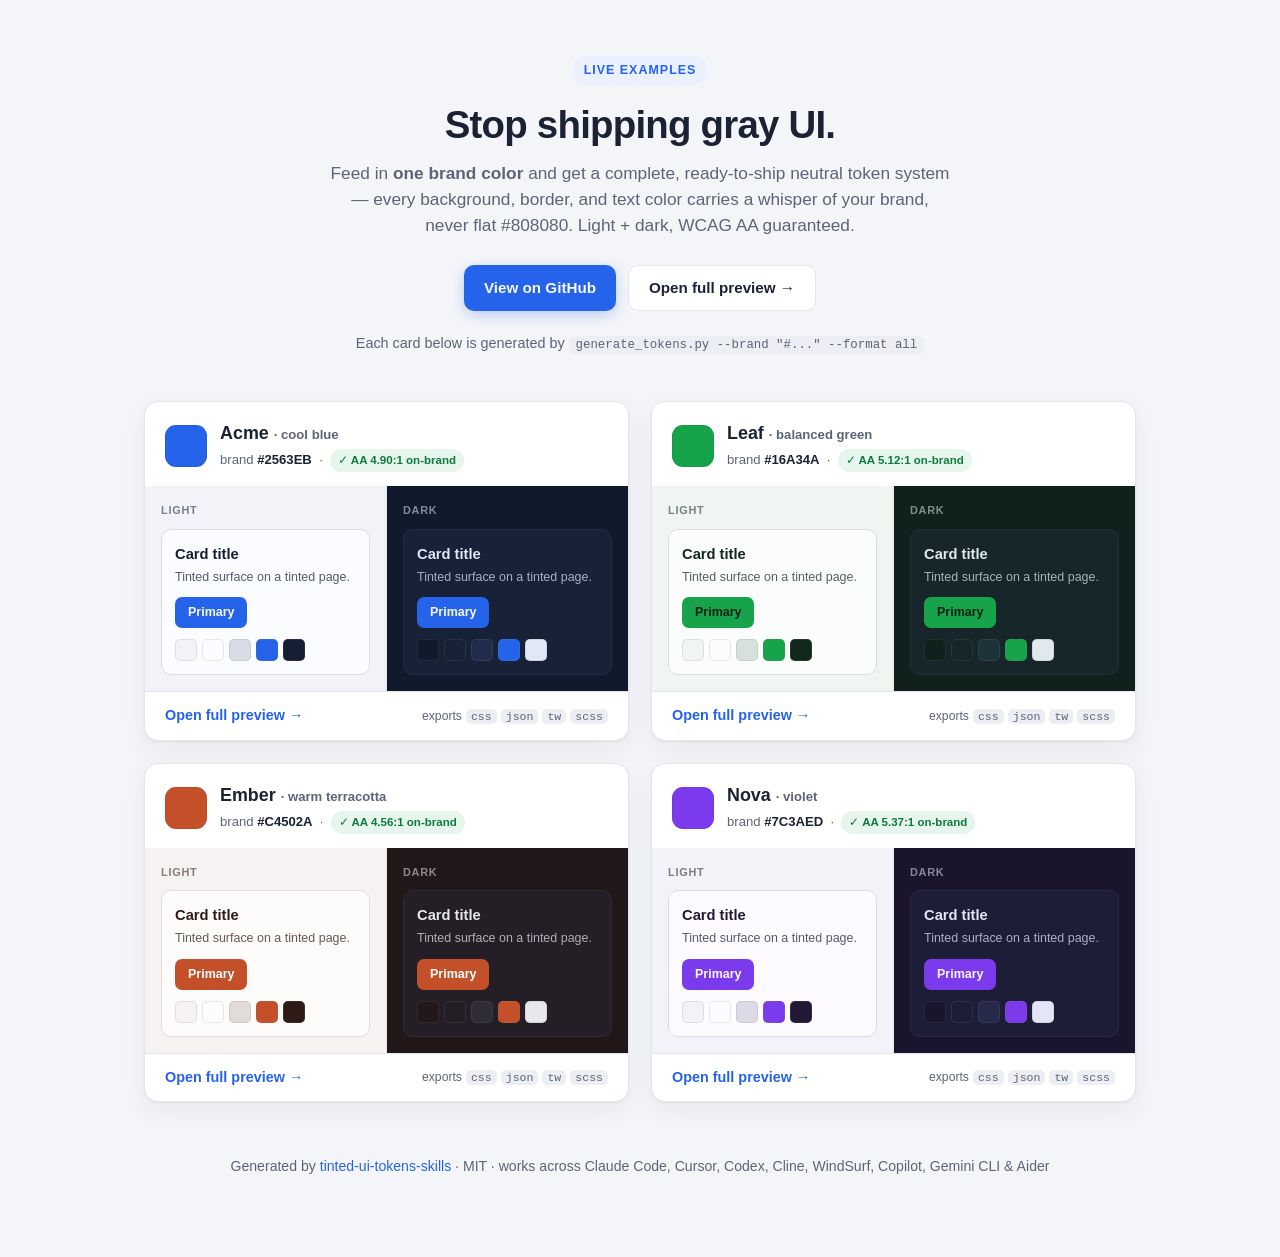
<file: examples/index.html>
<!DOCTYPE html>
<html lang="en">
<head>
<meta charset="UTF-8" />
<meta name="viewport" content="width=device-width, initial-scale=1.0" />
<title>tinted-ui-tokens · live examples</title>
<meta name="description" content="One brand color in, a full tinted neutral design-token system out. Live examples across four hues, light + dark, WCAG AA guaranteed." />
<style>
  :root {
    --page-bg: #f4f5f8;
    --page-surface: #ffffff;
    --page-text: #1a2233;
    --page-text-2: #5b6478;
    --page-border: #e3e6ec;
    --accent: #2563eb;
    --radius: 14px;
    --shadow: 0 1px 2px rgba(20,30,52,.06), 0 8px 24px rgba(20,30,52,.06);
    font-synthesis: none;
  }
  * { box-sizing: border-box; }
  body {
    margin: 0;
    background: var(--page-bg);
    color: var(--page-text);
    font-family: -apple-system, BlinkMacSystemFont, "Segoe UI", Roboto, "Helvetica Neue", Arial, "PingFang SC", "Microsoft YaHei", sans-serif;
    line-height: 1.5;
    -webkit-font-smoothing: antialiased;
  }
  .wrap { max-width: 1040px; margin: 0 auto; padding: 56px 24px 80px; }
  header { text-align: center; margin-bottom: 8px; }
  .eyebrow {
    display: inline-block; font-size: .78rem; font-weight: 600; letter-spacing: .08em;
    text-transform: uppercase; color: var(--accent);
    background: #eaf0fe; padding: 5px 12px; border-radius: 999px; margin-bottom: 18px;
  }
  h1 { font-size: 2.4rem; line-height: 1.15; margin: 0 0 14px; letter-spacing: -.02em; }
  .lede { font-size: 1.08rem; color: var(--page-text-2); max-width: 620px; margin: 0 auto 26px; }
  .cta { display: flex; gap: 12px; justify-content: center; flex-wrap: wrap; margin-bottom: 8px; }
  .btn {
    display: inline-flex; align-items: center; gap: 7px; text-decoration: none;
    font-weight: 600; font-size: .95rem; padding: 11px 20px; border-radius: 10px;
    transition: transform .12s ease, box-shadow .12s ease;
  }
  .btn:hover { transform: translateY(-1px); }
  .btn-primary { background: var(--accent); color: #f6f9fe; box-shadow: 0 4px 14px rgba(37,99,235,.28); }
  .btn-ghost { background: var(--page-surface); color: var(--page-text); border: 1px solid var(--page-border); }
  .meta-line { text-align: center; color: var(--page-text-2); font-size: .9rem; margin-top: 22px; }
  .meta-line code { background: #eceef3; padding: 2px 7px; border-radius: 6px; font-size: .86em; }

  .grid { display: grid; grid-template-columns: repeat(auto-fit, minmax(430px, 1fr)); gap: 22px; margin-top: 46px; }
  @media (max-width: 500px) { .grid { grid-template-columns: 1fr; } }
  .card {
    background: var(--page-surface); border: 1px solid var(--page-border);
    border-radius: var(--radius); box-shadow: var(--shadow); overflow: hidden;
  }
  .card-head { display: flex; align-items: center; gap: 13px; padding: 18px 20px 14px; }
  .brand-dot { width: 42px; height: 42px; border-radius: 11px; flex: none; box-shadow: inset 0 0 0 1px rgba(0,0,0,.06); }
  .card-head h2 { font-size: 1.12rem; margin: 0 0 2px; }
  .card-head .sub { font-size: .82rem; color: var(--page-text-2); }
  .card-head .sub b { color: var(--page-text); font-weight: 600; font-variant-numeric: tabular-nums; }

  .themes { display: grid; grid-template-columns: 1fr 1fr; gap: 1px; background: var(--page-border); }
  .theme { padding: 16px; }
  .theme .tag { font-size: .68rem; font-weight: 700; letter-spacing: .07em; text-transform: uppercase; opacity: .55; margin-bottom: 10px; }
  .mini-surface { border-radius: 10px; padding: 13px; border: 1px solid; }
  .mini-title { font-weight: 600; font-size: .92rem; margin-bottom: 3px; }
  .mini-body { font-size: .78rem; margin-bottom: 11px; }
  .mini-btn { display: inline-block; font-size: .78rem; font-weight: 600; padding: 6px 13px; border-radius: 7px; }
  .swatches { display: flex; gap: 5px; margin-top: 11px; }
  .sw { width: 22px; height: 22px; border-radius: 5px; box-shadow: inset 0 0 0 1px rgba(128,128,128,.18); }

  .card-foot { display: flex; align-items: center; justify-content: space-between; padding: 13px 20px; border-top: 1px solid var(--page-border); }
  .card-foot a { color: var(--accent); text-decoration: none; font-weight: 600; font-size: .9rem; }
  .card-foot a:hover { text-decoration: underline; }
  .fmts { font-size: .76rem; color: var(--page-text-2); }
  .fmts code { background: #eceef3; padding: 1px 5px; border-radius: 5px; margin-left: 4px; font-size: .95em; }

  .aa { display: inline-flex; align-items: center; gap: 4px; font-size: .72rem; font-weight: 700;
        color: #0f7a3d; background: #e6f6ec; padding: 3px 8px; border-radius: 999px; }

  footer { text-align: center; margin-top: 54px; color: var(--page-text-2); font-size: .88rem; }
  footer a { color: var(--accent); text-decoration: none; }
</style>
</head>
<body>
<div class="wrap">
  <header>
    <span class="eyebrow">live examples</span>
    <h1>Stop shipping gray UI.</h1>
    <p class="lede">
      Feed in <b>one brand color</b> and get a complete, ready-to-ship neutral token system —
      every background, border, and text color carries a whisper of your brand, never flat #808080.
      Light + dark, WCAG&nbsp;AA guaranteed.
    </p>
    <div class="cta">
      <a class="btn btn-primary" href="https://github.com/truman-t3/tinted-ui-tokens-skills">View on GitHub</a>
      <a class="btn btn-ghost" href="blue/preview.html">Open full preview →</a>
    </div>
    <p class="meta-line">Each card below is generated by <code>generate_tokens.py --brand "#..." --format all</code></p>
  </header>

  <div class="grid" id="grid"></div>

  <footer>
    Generated by <a href="https://github.com/truman-t3/tinted-ui-tokens-skills">tinted-ui-tokens-skills</a> ·
    MIT · works across Claude Code, Cursor, Codex, Cline, WindSurf, Copilot, Gemini CLI &amp; Aider
  </footer>
</div>

<script>
const hues = [
  { slug:"blue",   name:"Acme",  label:"cool blue",         brand:"#2563EB", onBrand:"#F6F9FE", aa:"4.90",
    light:{bg:"#F1F3F8", surface:"#FBFCFF", text:"#141E34", border:"#D8DCE5"},
    dark: {bg:"#11192C", surface:"#172137", text:"#E0E7F5", border:"#1F2D4A"} },
  { slug:"green",  name:"Leaf",  label:"balanced green",    brand:"#16A34A", onBrand:"#122017", aa:"5.12",
    light:{bg:"#F0F5F2", surface:"#FBFDFC", text:"#12281A", border:"#D7E0DA"},
    dark: {bg:"#10201C", surface:"#16262A", text:"#E0EAEE", border:"#1D333A"} },
  { slug:"warm",   name:"Ember", label:"warm terracotta",   brand:"#C4502A", onBrand:"#FEFDFC", aa:"4.56",
    light:{bg:"#F6F2F1", surface:"#FEFCFB", text:"#2E1B15", border:"#E3DBD8"},
    dark: {bg:"#211719", surface:"#241F27", text:"#E7E7ED", border:"#2F2B37"} },
  { slug:"violet", name:"Nova",  label:"violet",            brand:"#7C3AED", onBrand:"#FAF7FE", aa:"5.37",
    light:{bg:"#F4F1F8", surface:"#FDFBFF", text:"#221834", border:"#DED9E6"},
    dark: {bg:"#1A152C", surface:"#1E1D37", text:"#E4E6F5", border:"#27294A"} },
];

function theme(t, brand, onBrand, tag) {
  return `
    <div class="theme" style="background:${t.bg}">
      <div class="tag" style="color:${t.text}">${tag}</div>
      <div class="mini-surface" style="background:${t.surface};border-color:${t.border}">
        <div class="mini-title" style="color:${t.text}">Card title</div>
        <div class="mini-body" style="color:${t.text};opacity:.72">Tinted surface on a tinted page.</div>
        <span class="mini-btn" style="background:${brand};color:${onBrand}">Primary</span>
        <div class="swatches">
          <span class="sw" style="background:${t.bg}"></span>
          <span class="sw" style="background:${t.surface}"></span>
          <span class="sw" style="background:${t.border}"></span>
          <span class="sw" style="background:${brand}"></span>
          <span class="sw" style="background:${t.text}"></span>
        </div>
      </div>
    </div>`;
}

document.getElementById("grid").innerHTML = hues.map(h => `
  <div class="card">
    <div class="card-head">
      <div class="brand-dot" style="background:${h.brand}"></div>
      <div>
        <h2>${h.name} <span class="sub">· ${h.label}</span></h2>
        <div class="sub">brand <b>${h.brand}</b> &nbsp;·&nbsp; <span class="aa">✓ AA ${h.aa}:1 on-brand</span></div>
      </div>
    </div>
    <div class="themes">
      ${theme(h.light, h.brand, h.onBrand, "Light")}
      ${theme(h.dark, h.brand, h.onBrand, "Dark")}
    </div>
    <div class="card-foot">
      <a href="${h.slug}/preview.html">Open full preview →</a>
      <span class="fmts">exports<code>css</code><code>json</code><code>tw</code><code>scss</code></span>
    </div>
  </div>
`).join("");
</script>
</body>
</html>
</file>
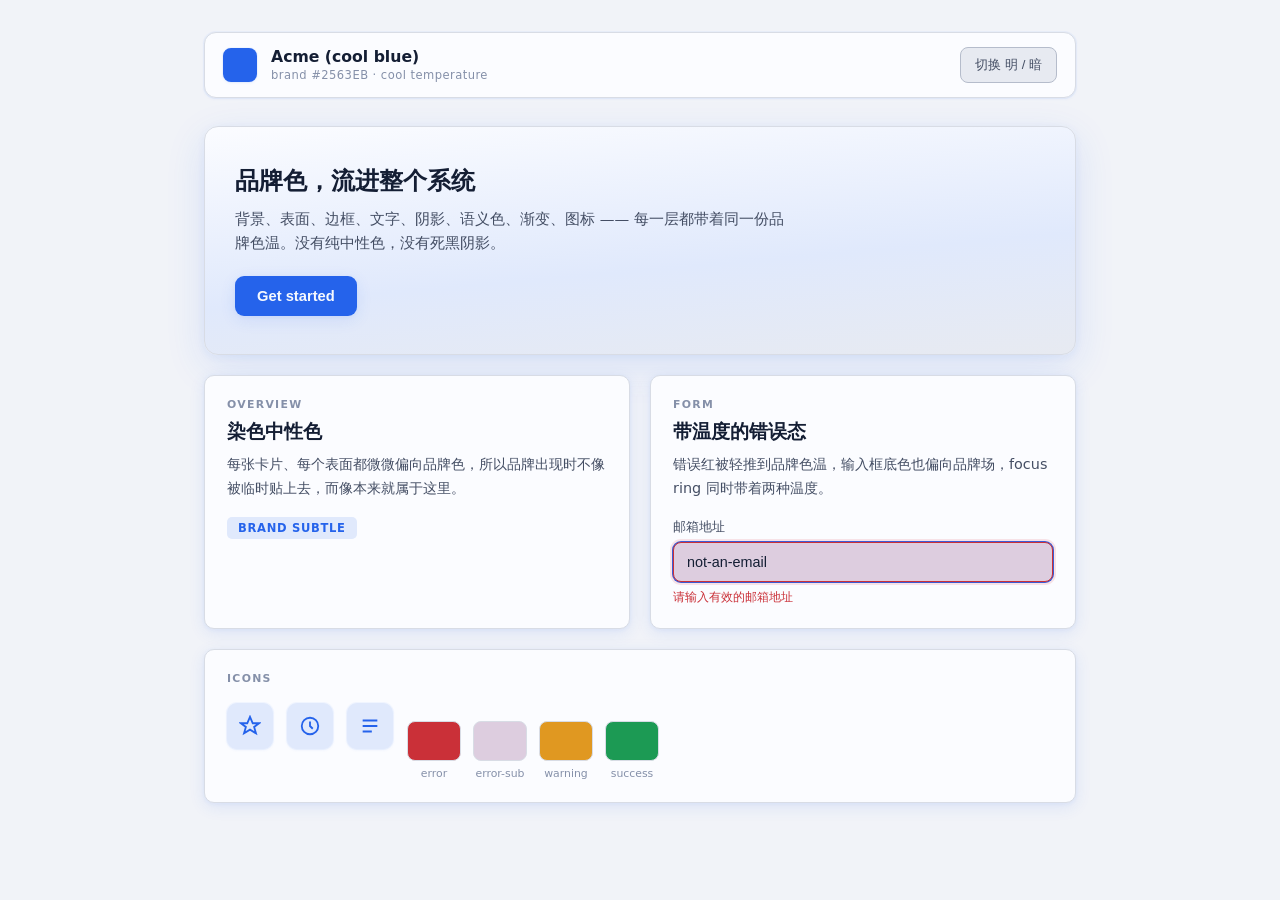
<file: examples/blue/preview.html>
<!DOCTYPE html>
<html lang="zh">
<head>
<meta charset="utf-8" />
<meta name="viewport" content="width=device-width, initial-scale=1" />
<title>Token Preview - #2563EB</title>
<style>
/* ==========================================================================
   Tinted UI Token System
   Brand : #2563EB   Temperature : cool
   Generated : 2026-07-21
   Method: every neutral surface is blended a few percent toward the brand
   hue, so the brand "flows through" the system instead of sitting on top.
   No pure #FFFFFF / #000000 / #808080 anywhere. Text on each surface is
   checked against WCAG AA and nudged if needed, so readability always wins.
   ========================================================================== */

:root,
[data-theme="light"] {
  /* Brand */
  --color-brand:        #2563EB;
  --color-brand-subtle: #E0E9FC;
  --color-on-brand:     #F6F9FE;   /* readable text placed ON --color-brand */

  /* Surfaces - tinted by brand */
  --color-bg:           #F1F3F8;
  --color-surface:      #FBFCFF;
  --color-surface-2:    #E7EAF1;
  --color-border:       #D8DCE5;
  --color-border-strong:#B5BCCB;

  /* Text - near-black/near-white with a hue lean (WCAG AA checked) */
  --color-text:         #141E34;
  --color-text-2:       #444E64;
  --color-text-muted:   #8590A9;

  /* Semantic - nudged toward brand temperature */
  --color-error:         #CA3038;
  --color-error-subtle:  #DDCDDF;
  --color-warning:       #E09821;
  --color-warning-subtle:#E0DDDB;
  --color-success:       #1C9A54;
  --color-success-subtle:#C3DDE3;

  /* Shadows - brand hue, never pure black */
  --shadow-sm: 0 1px 3px rgba(37, 99, 235, 0.08), 0 0 0 1px rgba(37, 99, 235, 0.04);
  --shadow-md: 0 4px 16px rgba(37, 99, 235, 0.1), 0 1px 4px rgba(37, 99, 235, 0.06);
  --shadow-lg: 0 12px 40px rgba(37, 99, 235, 0.12), 0 2px 8px rgba(37, 99, 235, 0.06);
}

[data-theme="dark"] {
  --color-brand-subtle: #1A2E5B;
  --color-on-brand:     #F6F9FE;

  --color-bg:           #11192C;
  --color-surface:      #172137;
  --color-surface-2:    #1D273F;
  --color-border:       #1F2D4A;
  --color-border-strong:#2C3C5E;

  --color-text:         #E0E7F5;
  --color-text-2:       #8497B8;
  --color-text-muted:   #7388A6;

  --color-error-subtle:  #3C293E;
  --color-warning-subtle:#403C3A;
  --color-success-subtle:#1D3C43;

  --shadow-sm: 0 0 0 1px rgba(37, 99, 235, 0.1);
  --shadow-md: 0 4px 20px rgba(0, 0, 0, 0.40), 0 0 0 1px rgba(37, 99, 235, 0.06);
  --shadow-lg: 0 12px 40px rgba(0, 0, 0, 0.45), 0 0 0 1px rgba(37, 99, 235, 0.08);
}

* { box-sizing: border-box; }
body {
  margin: 0;
  font-family: -apple-system, "Segoe UI", "PingFang SC", "Microsoft YaHei", system-ui, sans-serif;
  background: var(--color-bg);
  color: var(--color-text);
  transition: background .25s ease, color .25s ease;
}
.wrap { max-width: 920px; margin: 0 auto; padding: 32px 24px 64px; }
.topbar {
  display: flex; align-items: center; gap: 14px;
  padding: 14px 18px; margin-bottom: 28px;
  background: var(--color-surface); border: 1px solid var(--color-border);
  border-radius: 12px; box-shadow: var(--shadow-sm);
}
.swatch { width: 34px; height: 34px; border-radius: 8px; background: var(--color-brand);
  box-shadow: var(--shadow-sm); }
.brand-meta { display: flex; flex-direction: column; line-height: 1.3; }
.brand-meta b { font-size: .98rem; color: var(--color-text); }
.brand-meta span { font-size: .72rem; color: var(--color-text-muted); letter-spacing: .04em; }
.spacer { flex: 1; }
.toggle {
  border: 1px solid var(--color-border-strong); background: var(--color-surface-2);
  color: var(--color-text-2); border-radius: 8px; padding: 8px 14px;
  font-size: .82rem; cursor: pointer; transition: all .2s ease;
}
.toggle:hover { color: var(--color-brand); border-color: var(--color-brand); }
.grid { display: grid; grid-template-columns: 1fr 1fr; gap: 20px; }
@media (max-width: 680px){ .grid { grid-template-columns: 1fr; } }
.card {
  background: var(--color-surface); border: 1px solid var(--color-border);
  border-radius: 10px; box-shadow: var(--shadow-md); padding: 22px;
}
.card-label {
  font-size: .68rem; font-weight: 600; letter-spacing: .12em; text-transform: uppercase;
  color: var(--color-text-muted); margin-bottom: 8px;
}
.card-title { font-size: 1.18rem; font-weight: 600; color: var(--color-text); margin: 0 0 8px; }
.card-body { font-size: .9rem; line-height: 1.65; color: var(--color-text-2); margin: 0; }
.card-badge {
  display: inline-block; margin-top: 16px; background: var(--color-brand-subtle);
  color: var(--color-brand); font-size: .72rem; font-weight: 600; letter-spacing: .06em;
  padding: 4px 11px; border-radius: 5px;
}
.hero {
  grid-column: 1 / -1; border-radius: 14px; padding: 38px 30px;
  background: linear-gradient(175deg, var(--color-surface) 0%, var(--color-brand-subtle) 60%, var(--color-surface-2) 100%);
  border: 1px solid var(--color-border); box-shadow: var(--shadow-lg);
}
.hero h2 { margin: 0 0 10px; font-size: 1.5rem; color: var(--color-text); }
.hero p { margin: 0; max-width: 560px; color: var(--color-text-2); line-height: 1.6; font-size: .92rem; }
.btn-primary {
  margin-top: 22px; display: inline-block; border: none; cursor: pointer;
  background: var(--color-brand); color: var(--color-on-brand);
  border-radius: 9px; padding: 12px 22px; font-size: .92rem; font-weight: 600;
  box-shadow: var(--shadow-md); transition: filter .2s ease;
}
.btn-primary:hover { filter: brightness(1.06); }
.field { margin-top: 18px; }
.field label { display: block; font-size: .8rem; color: var(--color-text-2); margin-bottom: 6px; }
.input {
  width: 100%; padding: 11px 13px; border-radius: 8px; font-size: .9rem;
  background: var(--color-surface); color: var(--color-text);
  border: 1px solid var(--color-border-strong); outline: none; transition: all .2s ease;
}
.input-error {
  border-color: var(--color-error);
  background: var(--color-error-subtle);
  box-shadow: 0 0 0 3px rgba(212,43,58,.12), 0 0 0 1px var(--color-brand);
}
.err-msg { margin-top: 7px; font-size: .78rem; color: var(--color-error); }
.row { display: flex; gap: 14px; flex-wrap: wrap; margin-top: 18px; }
.icon-box {
  width: 46px; height: 46px; border-radius: 10px; display: grid; place-items: center;
  background: var(--color-brand-subtle); color: var(--color-brand); box-shadow: var(--shadow-sm);
}
.icon-box svg { width: 22px; height: 22px; }
.swatches { display: flex; gap: 12px; flex-wrap: wrap; margin-top: 18px; }
.swatch-item { text-align: center; font-size: .68rem; color: var(--color-text-muted); }
.swatch-item .box { width: 54px; height: 40px; border-radius: 8px; border: 1px solid var(--color-border); margin-bottom: 6px; }
.section-title { font-size: .8rem; text-transform: uppercase; letter-spacing: .1em;
  color: var(--color-text-muted); margin: 30px 0 4px; }
</style>
</head>
<body>
<div class="wrap" id="stage" data-theme="light">
  <div class="topbar">
    <div class="swatch"></div>
    <div class="brand-meta">
      <b>Acme (cool blue)</b>
      <span>brand #2563EB &middot; cool temperature</span>
    </div>
    <div class="spacer"></div>
    <button class="toggle" onclick="toggleTheme()">切换 明 / 暗</button>
  </div>

  <div class="grid">
    <div class="hero">
      <h2>品牌色，流进整个系统</h2>
      <p>背景、表面、边框、文字、阴影、语义色、渐变、图标 —— 每一层都带着同一份品牌色温。没有纯中性色，没有死黑阴影。</p>
      <button class="btn-primary">Get started</button>
    </div>

    <div class="card">
      <div class="card-label">Overview</div>
      <div class="card-title">染色中性色</div>
      <p class="card-body">每张卡片、每个表面都微微偏向品牌色，所以品牌出现时不像被临时贴上去，而像本来就属于这里。</p>
      <span class="card-badge">BRAND SUBTLE</span>
    </div>

    <div class="card">
      <div class="card-label">Form</div>
      <div class="card-title">带温度的错误态</div>
      <p class="card-body">错误红被轻推到品牌色温，输入框底色也偏向品牌场，focus ring 同时带着两种温度。</p>
      <div class="field">
        <label>邮箱地址</label>
        <input class="input input-error" value="not-an-email" />
        <div class="err-msg">请输入有效的邮箱地址</div>
      </div>
    </div>

    <div class="card" style="grid-column:1/-1">
      <div class="card-label">Icons</div>
      <div class="row">
        <div class="icon-box"><svg viewBox="0 0 24 24" fill="none" stroke="currentColor" stroke-width="2"><path d="M12 2l3 7h7l-5.5 4 2 7L12 16l-6.5 4 2-7L2 9h7z"/></svg></div>
        <div class="icon-box"><svg viewBox="0 0 24 24" fill="none" stroke="currentColor" stroke-width="2"><circle cx="12" cy="12" r="9"/><path d="M12 7v5l3 3"/></svg></div>
        <div class="icon-box"><svg viewBox="0 0 24 24" fill="none" stroke="currentColor" stroke-width="2"><path d="M4 12h16M4 6h16M4 18h10"/></svg></div>
        <div class="row" style="flex-direction:column;gap:8px;margin-top:0">
          <div class="swatches">
            <div class="swatch-item"><div class="box" style="background:var(--color-error)"></div>error</div>
            <div class="swatch-item"><div class="box" style="background:var(--color-error-subtle)"></div>error-sub</div>
            <div class="swatch-item"><div class="box" style="background:var(--color-warning)"></div>warning</div>
            <div class="swatch-item"><div class="box" style="background:var(--color-success)"></div>success</div>
          </div>
        </div>
      </div>
    </div>
  </div>
</div>
<script>
function toggleTheme(){
  var s = document.getElementById('stage');
  s.setAttribute('data-theme', s.getAttribute('data-theme') === 'dark' ? 'light' : 'dark');
}
</script>
</body>
</html>
</file>
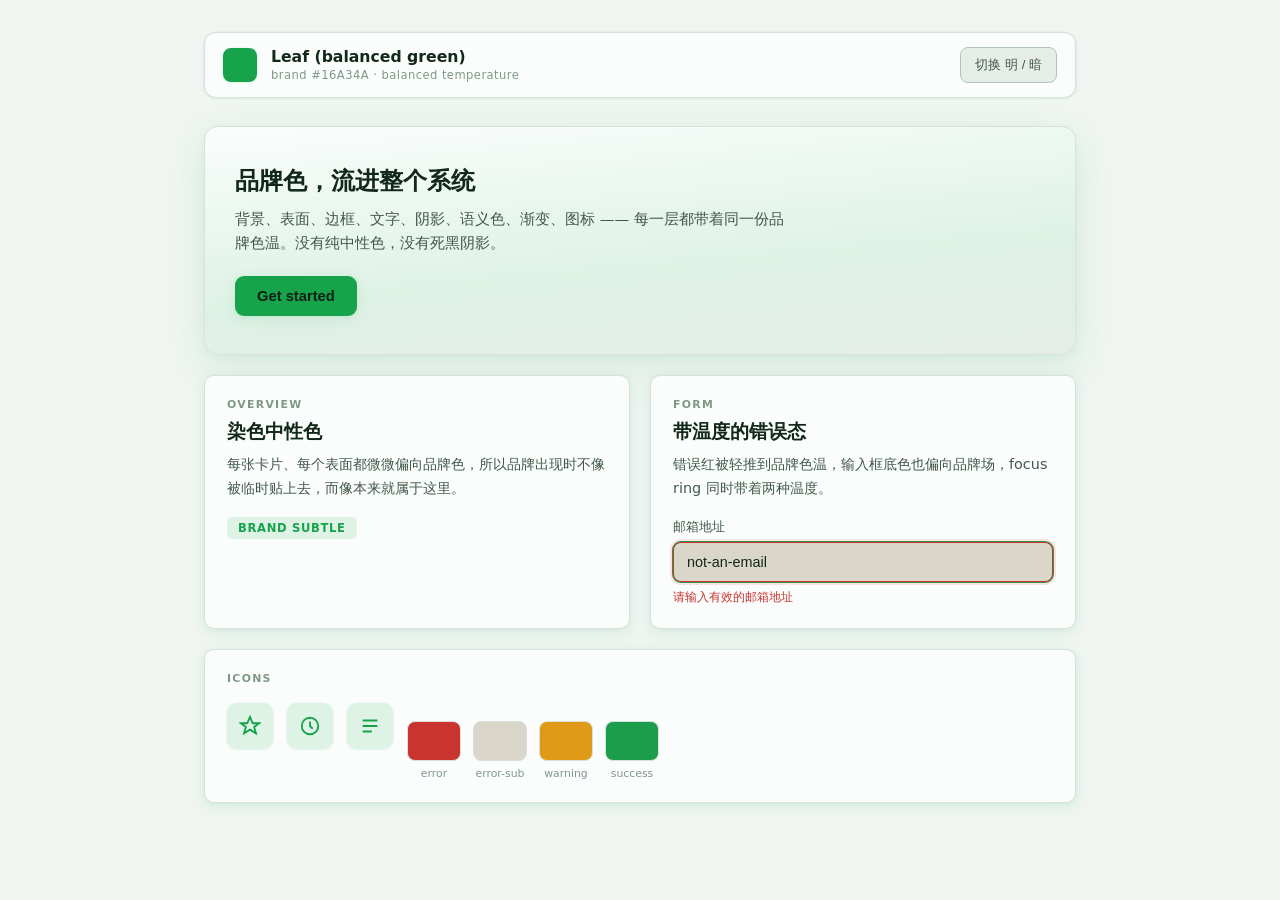
<file: examples/green/preview.html>
<!DOCTYPE html>
<html lang="zh">
<head>
<meta charset="utf-8" />
<meta name="viewport" content="width=device-width, initial-scale=1" />
<title>Token Preview - #16A34A</title>
<style>
/* ==========================================================================
   Tinted UI Token System
   Brand : #16A34A   Temperature : balanced
   Generated : 2026-07-21
   Method: every neutral surface is blended a few percent toward the brand
   hue, so the brand "flows through" the system instead of sitting on top.
   No pure #FFFFFF / #000000 / #808080 anywhere. Text on each surface is
   checked against WCAG AA and nudged if needed, so readability always wins.
   ========================================================================== */

:root,
[data-theme="light"] {
  /* Brand */
  --color-brand:        #16A34A;
  --color-brand-subtle: #DEF2E6;
  --color-on-brand:     #122017;   /* readable text placed ON --color-brand */

  /* Surfaces - tinted by brand */
  --color-bg:           #F0F5F2;
  --color-surface:      #FBFDFC;
  --color-surface-2:    #E6EDE9;
  --color-border:       #D7E0DA;
  --color-border-strong:#B4C3B9;

  /* Text - near-black/near-white with a hue lean (WCAG AA checked) */
  --color-text:         #12281A;
  --color-text-2:       #42584A;
  --color-text-muted:   #7E9888;

  /* Semantic - nudged toward brand temperature */
  --color-error:         #C9342F;
  --color-error-subtle:  #DBD6CA;
  --color-warning:       #DF9B17;
  --color-warning-subtle:#DEE5C7;
  --color-success:       #1C9D4B;
  --color-success-subtle:#C1E5CE;

  /* Shadows - brand hue, never pure black */
  --shadow-sm: 0 1px 3px rgba(22, 163, 74, 0.08), 0 0 0 1px rgba(22, 163, 74, 0.04);
  --shadow-md: 0 4px 16px rgba(22, 163, 74, 0.1), 0 1px 4px rgba(22, 163, 74, 0.06);
  --shadow-lg: 0 12px 40px rgba(22, 163, 74, 0.12), 0 2px 8px rgba(22, 163, 74, 0.06);
}

[data-theme="dark"] {
  --color-brand-subtle: #163F30;
  --color-on-brand:     #122017;

  --color-bg:           #10201C;
  --color-surface:      #16262A;
  --color-surface-2:    #1C2C32;
  --color-border:       #1D333A;
  --color-border-strong:#2B434E;

  --color-text:         #E0EAEE;
  --color-text-2:       #839BAF;
  --color-text-muted:   #728D99;

  --color-error-subtle:  #3B2E32;
  --color-warning-subtle:#3F402D;
  --color-success-subtle:#1C4137;

  --shadow-sm: 0 0 0 1px rgba(22, 163, 74, 0.1);
  --shadow-md: 0 4px 20px rgba(0, 0, 0, 0.40), 0 0 0 1px rgba(22, 163, 74, 0.06);
  --shadow-lg: 0 12px 40px rgba(0, 0, 0, 0.45), 0 0 0 1px rgba(22, 163, 74, 0.08);
}

* { box-sizing: border-box; }
body {
  margin: 0;
  font-family: -apple-system, "Segoe UI", "PingFang SC", "Microsoft YaHei", system-ui, sans-serif;
  background: var(--color-bg);
  color: var(--color-text);
  transition: background .25s ease, color .25s ease;
}
.wrap { max-width: 920px; margin: 0 auto; padding: 32px 24px 64px; }
.topbar {
  display: flex; align-items: center; gap: 14px;
  padding: 14px 18px; margin-bottom: 28px;
  background: var(--color-surface); border: 1px solid var(--color-border);
  border-radius: 12px; box-shadow: var(--shadow-sm);
}
.swatch { width: 34px; height: 34px; border-radius: 8px; background: var(--color-brand);
  box-shadow: var(--shadow-sm); }
.brand-meta { display: flex; flex-direction: column; line-height: 1.3; }
.brand-meta b { font-size: .98rem; color: var(--color-text); }
.brand-meta span { font-size: .72rem; color: var(--color-text-muted); letter-spacing: .04em; }
.spacer { flex: 1; }
.toggle {
  border: 1px solid var(--color-border-strong); background: var(--color-surface-2);
  color: var(--color-text-2); border-radius: 8px; padding: 8px 14px;
  font-size: .82rem; cursor: pointer; transition: all .2s ease;
}
.toggle:hover { color: var(--color-brand); border-color: var(--color-brand); }
.grid { display: grid; grid-template-columns: 1fr 1fr; gap: 20px; }
@media (max-width: 680px){ .grid { grid-template-columns: 1fr; } }
.card {
  background: var(--color-surface); border: 1px solid var(--color-border);
  border-radius: 10px; box-shadow: var(--shadow-md); padding: 22px;
}
.card-label {
  font-size: .68rem; font-weight: 600; letter-spacing: .12em; text-transform: uppercase;
  color: var(--color-text-muted); margin-bottom: 8px;
}
.card-title { font-size: 1.18rem; font-weight: 600; color: var(--color-text); margin: 0 0 8px; }
.card-body { font-size: .9rem; line-height: 1.65; color: var(--color-text-2); margin: 0; }
.card-badge {
  display: inline-block; margin-top: 16px; background: var(--color-brand-subtle);
  color: var(--color-brand); font-size: .72rem; font-weight: 600; letter-spacing: .06em;
  padding: 4px 11px; border-radius: 5px;
}
.hero {
  grid-column: 1 / -1; border-radius: 14px; padding: 38px 30px;
  background: linear-gradient(175deg, var(--color-surface) 0%, var(--color-brand-subtle) 60%, var(--color-surface-2) 100%);
  border: 1px solid var(--color-border); box-shadow: var(--shadow-lg);
}
.hero h2 { margin: 0 0 10px; font-size: 1.5rem; color: var(--color-text); }
.hero p { margin: 0; max-width: 560px; color: var(--color-text-2); line-height: 1.6; font-size: .92rem; }
.btn-primary {
  margin-top: 22px; display: inline-block; border: none; cursor: pointer;
  background: var(--color-brand); color: var(--color-on-brand);
  border-radius: 9px; padding: 12px 22px; font-size: .92rem; font-weight: 600;
  box-shadow: var(--shadow-md); transition: filter .2s ease;
}
.btn-primary:hover { filter: brightness(1.06); }
.field { margin-top: 18px; }
.field label { display: block; font-size: .8rem; color: var(--color-text-2); margin-bottom: 6px; }
.input {
  width: 100%; padding: 11px 13px; border-radius: 8px; font-size: .9rem;
  background: var(--color-surface); color: var(--color-text);
  border: 1px solid var(--color-border-strong); outline: none; transition: all .2s ease;
}
.input-error {
  border-color: var(--color-error);
  background: var(--color-error-subtle);
  box-shadow: 0 0 0 3px rgba(212,43,58,.12), 0 0 0 1px var(--color-brand);
}
.err-msg { margin-top: 7px; font-size: .78rem; color: var(--color-error); }
.row { display: flex; gap: 14px; flex-wrap: wrap; margin-top: 18px; }
.icon-box {
  width: 46px; height: 46px; border-radius: 10px; display: grid; place-items: center;
  background: var(--color-brand-subtle); color: var(--color-brand); box-shadow: var(--shadow-sm);
}
.icon-box svg { width: 22px; height: 22px; }
.swatches { display: flex; gap: 12px; flex-wrap: wrap; margin-top: 18px; }
.swatch-item { text-align: center; font-size: .68rem; color: var(--color-text-muted); }
.swatch-item .box { width: 54px; height: 40px; border-radius: 8px; border: 1px solid var(--color-border); margin-bottom: 6px; }
.section-title { font-size: .8rem; text-transform: uppercase; letter-spacing: .1em;
  color: var(--color-text-muted); margin: 30px 0 4px; }
</style>
</head>
<body>
<div class="wrap" id="stage" data-theme="light">
  <div class="topbar">
    <div class="swatch"></div>
    <div class="brand-meta">
      <b>Leaf (balanced green)</b>
      <span>brand #16A34A &middot; balanced temperature</span>
    </div>
    <div class="spacer"></div>
    <button class="toggle" onclick="toggleTheme()">切换 明 / 暗</button>
  </div>

  <div class="grid">
    <div class="hero">
      <h2>品牌色，流进整个系统</h2>
      <p>背景、表面、边框、文字、阴影、语义色、渐变、图标 —— 每一层都带着同一份品牌色温。没有纯中性色，没有死黑阴影。</p>
      <button class="btn-primary">Get started</button>
    </div>

    <div class="card">
      <div class="card-label">Overview</div>
      <div class="card-title">染色中性色</div>
      <p class="card-body">每张卡片、每个表面都微微偏向品牌色，所以品牌出现时不像被临时贴上去，而像本来就属于这里。</p>
      <span class="card-badge">BRAND SUBTLE</span>
    </div>

    <div class="card">
      <div class="card-label">Form</div>
      <div class="card-title">带温度的错误态</div>
      <p class="card-body">错误红被轻推到品牌色温，输入框底色也偏向品牌场，focus ring 同时带着两种温度。</p>
      <div class="field">
        <label>邮箱地址</label>
        <input class="input input-error" value="not-an-email" />
        <div class="err-msg">请输入有效的邮箱地址</div>
      </div>
    </div>

    <div class="card" style="grid-column:1/-1">
      <div class="card-label">Icons</div>
      <div class="row">
        <div class="icon-box"><svg viewBox="0 0 24 24" fill="none" stroke="currentColor" stroke-width="2"><path d="M12 2l3 7h7l-5.5 4 2 7L12 16l-6.5 4 2-7L2 9h7z"/></svg></div>
        <div class="icon-box"><svg viewBox="0 0 24 24" fill="none" stroke="currentColor" stroke-width="2"><circle cx="12" cy="12" r="9"/><path d="M12 7v5l3 3"/></svg></div>
        <div class="icon-box"><svg viewBox="0 0 24 24" fill="none" stroke="currentColor" stroke-width="2"><path d="M4 12h16M4 6h16M4 18h10"/></svg></div>
        <div class="row" style="flex-direction:column;gap:8px;margin-top:0">
          <div class="swatches">
            <div class="swatch-item"><div class="box" style="background:var(--color-error)"></div>error</div>
            <div class="swatch-item"><div class="box" style="background:var(--color-error-subtle)"></div>error-sub</div>
            <div class="swatch-item"><div class="box" style="background:var(--color-warning)"></div>warning</div>
            <div class="swatch-item"><div class="box" style="background:var(--color-success)"></div>success</div>
          </div>
        </div>
      </div>
    </div>
  </div>
</div>
<script>
function toggleTheme(){
  var s = document.getElementById('stage');
  s.setAttribute('data-theme', s.getAttribute('data-theme') === 'dark' ? 'light' : 'dark');
}
</script>
</body>
</html>
</file>
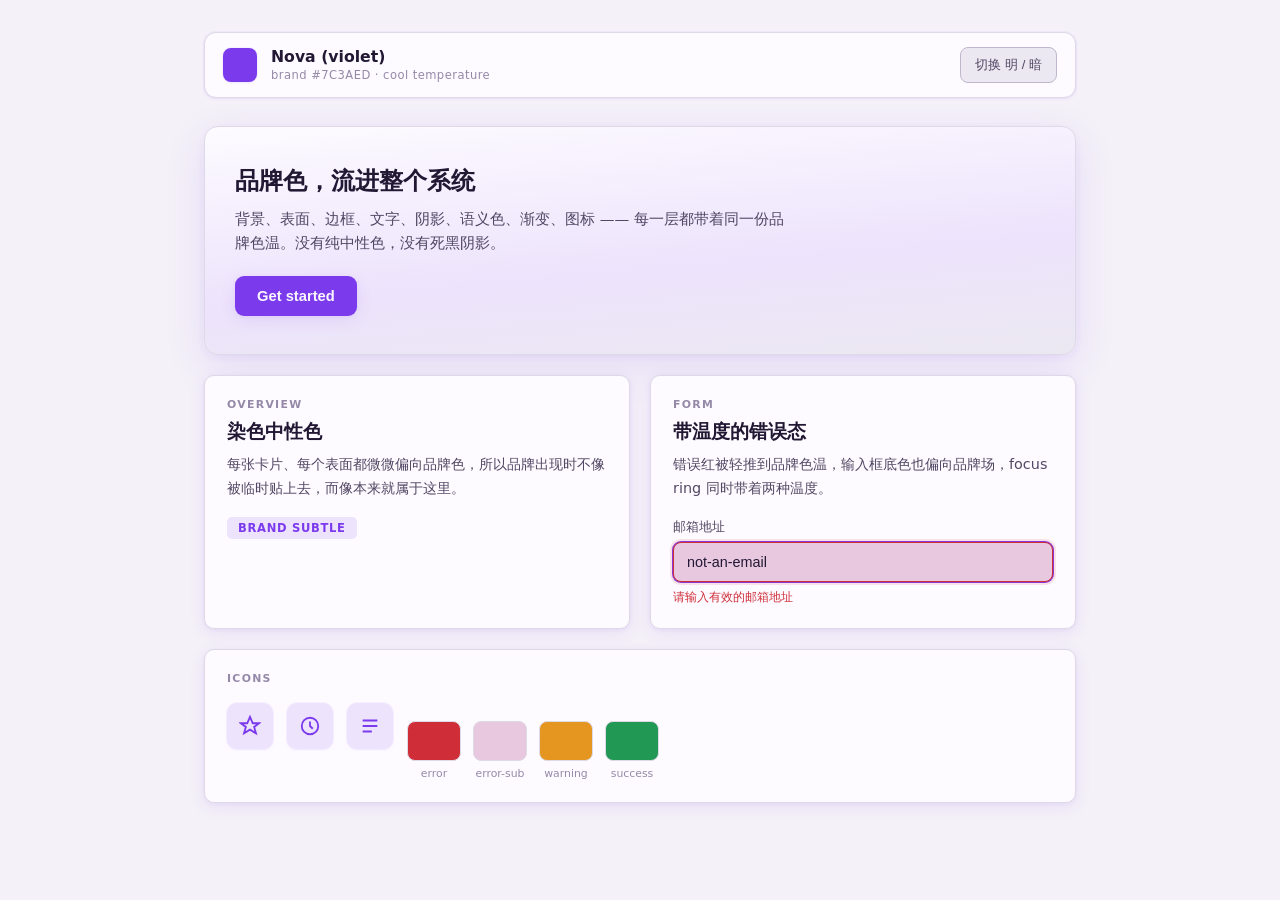
<file: examples/violet/preview.html>
<!DOCTYPE html>
<html lang="zh">
<head>
<meta charset="utf-8" />
<meta name="viewport" content="width=device-width, initial-scale=1" />
<title>Token Preview - #7C3AED</title>
<style>
/* ==========================================================================
   Tinted UI Token System
   Brand : #7C3AED   Temperature : cool
   Generated : 2026-07-21
   Method: every neutral surface is blended a few percent toward the brand
   hue, so the brand "flows through" the system instead of sitting on top.
   No pure #FFFFFF / #000000 / #808080 anywhere. Text on each surface is
   checked against WCAG AA and nudged if needed, so readability always wins.
   ========================================================================== */

:root,
[data-theme="light"] {
  /* Brand */
  --color-brand:        #7C3AED;
  --color-brand-subtle: #EDE3FC;
  --color-on-brand:     #FAF7FE;   /* readable text placed ON --color-brand */

  /* Surfaces - tinted by brand */
  --color-bg:           #F4F1F8;
  --color-surface:      #FDFBFF;
  --color-surface-2:    #EBE8F1;
  --color-border:       #DED9E6;
  --color-border-strong:#BFB7CB;

  /* Text - near-black/near-white with a hue lean (WCAG AA checked) */
  --color-text:         #221834;
  --color-text-2:       #524764;
  --color-text-muted:   #9589A9;

  /* Semantic - nudged toward brand temperature */
  --color-error:         #CF2E38;
  --color-error-subtle:  #E8C8DF;
  --color-warning:       #E59621;
  --color-warning-subtle:#ECD8DC;
  --color-success:       #219854;
  --color-success-subtle:#CED8E3;

  /* Shadows - brand hue, never pure black */
  --shadow-sm: 0 1px 3px rgba(124, 58, 237, 0.08), 0 0 0 1px rgba(124, 58, 237, 0.04);
  --shadow-md: 0 4px 16px rgba(124, 58, 237, 0.1), 0 1px 4px rgba(124, 58, 237, 0.06);
  --shadow-lg: 0 12px 40px rgba(124, 58, 237, 0.12), 0 2px 8px rgba(124, 58, 237, 0.06);
}

[data-theme="dark"] {
  --color-brand-subtle: #31235B;
  --color-on-brand:     #FAF7FE;

  --color-bg:           #1A152C;
  --color-surface:      #1E1D37;
  --color-surface-2:    #24243F;
  --color-border:       #27294A;
  --color-border-strong:#35385E;

  --color-text:         #E4E6F5;
  --color-text-2:       #8994B8;
  --color-text-muted:   #7A85A6;

  --color-error-subtle:  #43263E;
  --color-warning-subtle:#46383A;
  --color-success-subtle:#233943;

  --shadow-sm: 0 0 0 1px rgba(124, 58, 237, 0.1);
  --shadow-md: 0 4px 20px rgba(0, 0, 0, 0.40), 0 0 0 1px rgba(124, 58, 237, 0.06);
  --shadow-lg: 0 12px 40px rgba(0, 0, 0, 0.45), 0 0 0 1px rgba(124, 58, 237, 0.08);
}

* { box-sizing: border-box; }
body {
  margin: 0;
  font-family: -apple-system, "Segoe UI", "PingFang SC", "Microsoft YaHei", system-ui, sans-serif;
  background: var(--color-bg);
  color: var(--color-text);
  transition: background .25s ease, color .25s ease;
}
.wrap { max-width: 920px; margin: 0 auto; padding: 32px 24px 64px; }
.topbar {
  display: flex; align-items: center; gap: 14px;
  padding: 14px 18px; margin-bottom: 28px;
  background: var(--color-surface); border: 1px solid var(--color-border);
  border-radius: 12px; box-shadow: var(--shadow-sm);
}
.swatch { width: 34px; height: 34px; border-radius: 8px; background: var(--color-brand);
  box-shadow: var(--shadow-sm); }
.brand-meta { display: flex; flex-direction: column; line-height: 1.3; }
.brand-meta b { font-size: .98rem; color: var(--color-text); }
.brand-meta span { font-size: .72rem; color: var(--color-text-muted); letter-spacing: .04em; }
.spacer { flex: 1; }
.toggle {
  border: 1px solid var(--color-border-strong); background: var(--color-surface-2);
  color: var(--color-text-2); border-radius: 8px; padding: 8px 14px;
  font-size: .82rem; cursor: pointer; transition: all .2s ease;
}
.toggle:hover { color: var(--color-brand); border-color: var(--color-brand); }
.grid { display: grid; grid-template-columns: 1fr 1fr; gap: 20px; }
@media (max-width: 680px){ .grid { grid-template-columns: 1fr; } }
.card {
  background: var(--color-surface); border: 1px solid var(--color-border);
  border-radius: 10px; box-shadow: var(--shadow-md); padding: 22px;
}
.card-label {
  font-size: .68rem; font-weight: 600; letter-spacing: .12em; text-transform: uppercase;
  color: var(--color-text-muted); margin-bottom: 8px;
}
.card-title { font-size: 1.18rem; font-weight: 600; color: var(--color-text); margin: 0 0 8px; }
.card-body { font-size: .9rem; line-height: 1.65; color: var(--color-text-2); margin: 0; }
.card-badge {
  display: inline-block; margin-top: 16px; background: var(--color-brand-subtle);
  color: var(--color-brand); font-size: .72rem; font-weight: 600; letter-spacing: .06em;
  padding: 4px 11px; border-radius: 5px;
}
.hero {
  grid-column: 1 / -1; border-radius: 14px; padding: 38px 30px;
  background: linear-gradient(175deg, var(--color-surface) 0%, var(--color-brand-subtle) 60%, var(--color-surface-2) 100%);
  border: 1px solid var(--color-border); box-shadow: var(--shadow-lg);
}
.hero h2 { margin: 0 0 10px; font-size: 1.5rem; color: var(--color-text); }
.hero p { margin: 0; max-width: 560px; color: var(--color-text-2); line-height: 1.6; font-size: .92rem; }
.btn-primary {
  margin-top: 22px; display: inline-block; border: none; cursor: pointer;
  background: var(--color-brand); color: var(--color-on-brand);
  border-radius: 9px; padding: 12px 22px; font-size: .92rem; font-weight: 600;
  box-shadow: var(--shadow-md); transition: filter .2s ease;
}
.btn-primary:hover { filter: brightness(1.06); }
.field { margin-top: 18px; }
.field label { display: block; font-size: .8rem; color: var(--color-text-2); margin-bottom: 6px; }
.input {
  width: 100%; padding: 11px 13px; border-radius: 8px; font-size: .9rem;
  background: var(--color-surface); color: var(--color-text);
  border: 1px solid var(--color-border-strong); outline: none; transition: all .2s ease;
}
.input-error {
  border-color: var(--color-error);
  background: var(--color-error-subtle);
  box-shadow: 0 0 0 3px rgba(212,43,58,.12), 0 0 0 1px var(--color-brand);
}
.err-msg { margin-top: 7px; font-size: .78rem; color: var(--color-error); }
.row { display: flex; gap: 14px; flex-wrap: wrap; margin-top: 18px; }
.icon-box {
  width: 46px; height: 46px; border-radius: 10px; display: grid; place-items: center;
  background: var(--color-brand-subtle); color: var(--color-brand); box-shadow: var(--shadow-sm);
}
.icon-box svg { width: 22px; height: 22px; }
.swatches { display: flex; gap: 12px; flex-wrap: wrap; margin-top: 18px; }
.swatch-item { text-align: center; font-size: .68rem; color: var(--color-text-muted); }
.swatch-item .box { width: 54px; height: 40px; border-radius: 8px; border: 1px solid var(--color-border); margin-bottom: 6px; }
.section-title { font-size: .8rem; text-transform: uppercase; letter-spacing: .1em;
  color: var(--color-text-muted); margin: 30px 0 4px; }
</style>
</head>
<body>
<div class="wrap" id="stage" data-theme="light">
  <div class="topbar">
    <div class="swatch"></div>
    <div class="brand-meta">
      <b>Nova (violet)</b>
      <span>brand #7C3AED &middot; cool temperature</span>
    </div>
    <div class="spacer"></div>
    <button class="toggle" onclick="toggleTheme()">切换 明 / 暗</button>
  </div>

  <div class="grid">
    <div class="hero">
      <h2>品牌色，流进整个系统</h2>
      <p>背景、表面、边框、文字、阴影、语义色、渐变、图标 —— 每一层都带着同一份品牌色温。没有纯中性色，没有死黑阴影。</p>
      <button class="btn-primary">Get started</button>
    </div>

    <div class="card">
      <div class="card-label">Overview</div>
      <div class="card-title">染色中性色</div>
      <p class="card-body">每张卡片、每个表面都微微偏向品牌色，所以品牌出现时不像被临时贴上去，而像本来就属于这里。</p>
      <span class="card-badge">BRAND SUBTLE</span>
    </div>

    <div class="card">
      <div class="card-label">Form</div>
      <div class="card-title">带温度的错误态</div>
      <p class="card-body">错误红被轻推到品牌色温，输入框底色也偏向品牌场，focus ring 同时带着两种温度。</p>
      <div class="field">
        <label>邮箱地址</label>
        <input class="input input-error" value="not-an-email" />
        <div class="err-msg">请输入有效的邮箱地址</div>
      </div>
    </div>

    <div class="card" style="grid-column:1/-1">
      <div class="card-label">Icons</div>
      <div class="row">
        <div class="icon-box"><svg viewBox="0 0 24 24" fill="none" stroke="currentColor" stroke-width="2"><path d="M12 2l3 7h7l-5.5 4 2 7L12 16l-6.5 4 2-7L2 9h7z"/></svg></div>
        <div class="icon-box"><svg viewBox="0 0 24 24" fill="none" stroke="currentColor" stroke-width="2"><circle cx="12" cy="12" r="9"/><path d="M12 7v5l3 3"/></svg></div>
        <div class="icon-box"><svg viewBox="0 0 24 24" fill="none" stroke="currentColor" stroke-width="2"><path d="M4 12h16M4 6h16M4 18h10"/></svg></div>
        <div class="row" style="flex-direction:column;gap:8px;margin-top:0">
          <div class="swatches">
            <div class="swatch-item"><div class="box" style="background:var(--color-error)"></div>error</div>
            <div class="swatch-item"><div class="box" style="background:var(--color-error-subtle)"></div>error-sub</div>
            <div class="swatch-item"><div class="box" style="background:var(--color-warning)"></div>warning</div>
            <div class="swatch-item"><div class="box" style="background:var(--color-success)"></div>success</div>
          </div>
        </div>
      </div>
    </div>
  </div>
</div>
<script>
function toggleTheme(){
  var s = document.getElementById('stage');
  s.setAttribute('data-theme', s.getAttribute('data-theme') === 'dark' ? 'light' : 'dark');
}
</script>
</body>
</html>
</file>
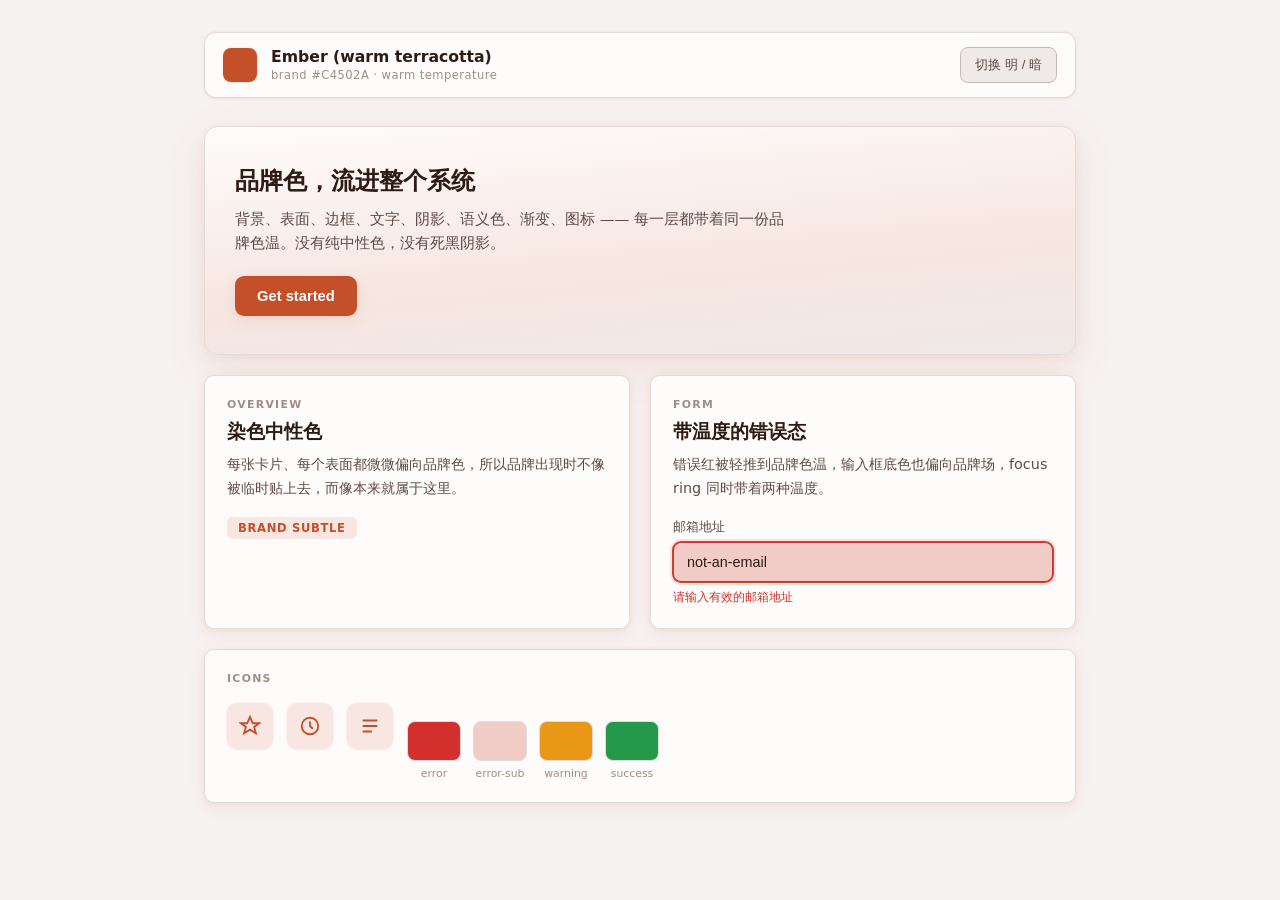
<file: examples/warm/preview.html>
<!DOCTYPE html>
<html lang="zh">
<head>
<meta charset="utf-8" />
<meta name="viewport" content="width=device-width, initial-scale=1" />
<title>Token Preview - #C4502A</title>
<style>
/* ==========================================================================
   Tinted UI Token System
   Brand : #C4502A   Temperature : warm
   Generated : 2026-07-21
   Method: every neutral surface is blended a few percent toward the brand
   hue, so the brand "flows through" the system instead of sitting on top.
   No pure #FFFFFF / #000000 / #808080 anywhere. Text on each surface is
   checked against WCAG AA and nudged if needed, so readability always wins.
   ========================================================================== */

:root,
[data-theme="light"] {
  /* Brand */
  --color-brand:        #C4502A;
  --color-brand-subtle: #F7E6E1;
  --color-on-brand:     #FEFDFC;   /* readable text placed ON --color-brand */

  /* Surfaces - tinted by brand */
  --color-bg:           #F6F2F1;
  --color-surface:      #FEFCFB;
  --color-surface-2:    #EFE9E7;
  --color-border:       #E3DBD8;
  --color-border-strong:#C7BAB6;

  /* Text - near-black/near-white with a hue lean (WCAG AA checked) */
  --color-text:         #2E1B15;
  --color-text-2:       #5E4B45;
  --color-text-muted:   #A28D86;

  /* Semantic - nudged toward brand temperature */
  --color-error:         #D3302D;
  --color-error-subtle:  #F1CBC6;
  --color-warning:       #E99716;
  --color-warning-subtle:#F5DBC3;
  --color-success:       #25994A;
  --color-success-subtle:#D7DBCB;

  /* Shadows - brand hue, never pure black */
  --shadow-sm: 0 1px 3px rgba(196, 80, 42, 0.08), 0 0 0 1px rgba(196, 80, 42, 0.04);
  --shadow-md: 0 4px 16px rgba(196, 80, 42, 0.1), 0 1px 4px rgba(196, 80, 42, 0.06);
  --shadow-lg: 0 12px 40px rgba(196, 80, 42, 0.12), 0 2px 8px rgba(196, 80, 42, 0.06);
}

[data-theme="dark"] {
  --color-brand-subtle: #442928;
  --color-on-brand:     #FEFDFC;

  --color-bg:           #211719;
  --color-surface:      #241F27;
  --color-surface-2:    #292630;
  --color-border:       #2F2B37;
  --color-border-strong:#3C3A4A;

  --color-text:         #E7E7ED;
  --color-text-2:       #8D96AD;
  --color-text-muted:   #808697;

  --color-error-subtle:  #48282F;
  --color-warning-subtle:#4C3A2B;
  --color-success-subtle:#293A34;

  --shadow-sm: 0 0 0 1px rgba(196, 80, 42, 0.1);
  --shadow-md: 0 4px 20px rgba(0, 0, 0, 0.40), 0 0 0 1px rgba(196, 80, 42, 0.06);
  --shadow-lg: 0 12px 40px rgba(0, 0, 0, 0.45), 0 0 0 1px rgba(196, 80, 42, 0.08);
}

* { box-sizing: border-box; }
body {
  margin: 0;
  font-family: -apple-system, "Segoe UI", "PingFang SC", "Microsoft YaHei", system-ui, sans-serif;
  background: var(--color-bg);
  color: var(--color-text);
  transition: background .25s ease, color .25s ease;
}
.wrap { max-width: 920px; margin: 0 auto; padding: 32px 24px 64px; }
.topbar {
  display: flex; align-items: center; gap: 14px;
  padding: 14px 18px; margin-bottom: 28px;
  background: var(--color-surface); border: 1px solid var(--color-border);
  border-radius: 12px; box-shadow: var(--shadow-sm);
}
.swatch { width: 34px; height: 34px; border-radius: 8px; background: var(--color-brand);
  box-shadow: var(--shadow-sm); }
.brand-meta { display: flex; flex-direction: column; line-height: 1.3; }
.brand-meta b { font-size: .98rem; color: var(--color-text); }
.brand-meta span { font-size: .72rem; color: var(--color-text-muted); letter-spacing: .04em; }
.spacer { flex: 1; }
.toggle {
  border: 1px solid var(--color-border-strong); background: var(--color-surface-2);
  color: var(--color-text-2); border-radius: 8px; padding: 8px 14px;
  font-size: .82rem; cursor: pointer; transition: all .2s ease;
}
.toggle:hover { color: var(--color-brand); border-color: var(--color-brand); }
.grid { display: grid; grid-template-columns: 1fr 1fr; gap: 20px; }
@media (max-width: 680px){ .grid { grid-template-columns: 1fr; } }
.card {
  background: var(--color-surface); border: 1px solid var(--color-border);
  border-radius: 10px; box-shadow: var(--shadow-md); padding: 22px;
}
.card-label {
  font-size: .68rem; font-weight: 600; letter-spacing: .12em; text-transform: uppercase;
  color: var(--color-text-muted); margin-bottom: 8px;
}
.card-title { font-size: 1.18rem; font-weight: 600; color: var(--color-text); margin: 0 0 8px; }
.card-body { font-size: .9rem; line-height: 1.65; color: var(--color-text-2); margin: 0; }
.card-badge {
  display: inline-block; margin-top: 16px; background: var(--color-brand-subtle);
  color: var(--color-brand); font-size: .72rem; font-weight: 600; letter-spacing: .06em;
  padding: 4px 11px; border-radius: 5px;
}
.hero {
  grid-column: 1 / -1; border-radius: 14px; padding: 38px 30px;
  background: linear-gradient(175deg, var(--color-surface) 0%, var(--color-brand-subtle) 60%, var(--color-surface-2) 100%);
  border: 1px solid var(--color-border); box-shadow: var(--shadow-lg);
}
.hero h2 { margin: 0 0 10px; font-size: 1.5rem; color: var(--color-text); }
.hero p { margin: 0; max-width: 560px; color: var(--color-text-2); line-height: 1.6; font-size: .92rem; }
.btn-primary {
  margin-top: 22px; display: inline-block; border: none; cursor: pointer;
  background: var(--color-brand); color: var(--color-on-brand);
  border-radius: 9px; padding: 12px 22px; font-size: .92rem; font-weight: 600;
  box-shadow: var(--shadow-md); transition: filter .2s ease;
}
.btn-primary:hover { filter: brightness(1.06); }
.field { margin-top: 18px; }
.field label { display: block; font-size: .8rem; color: var(--color-text-2); margin-bottom: 6px; }
.input {
  width: 100%; padding: 11px 13px; border-radius: 8px; font-size: .9rem;
  background: var(--color-surface); color: var(--color-text);
  border: 1px solid var(--color-border-strong); outline: none; transition: all .2s ease;
}
.input-error {
  border-color: var(--color-error);
  background: var(--color-error-subtle);
  box-shadow: 0 0 0 3px rgba(212,43,58,.12), 0 0 0 1px var(--color-brand);
}
.err-msg { margin-top: 7px; font-size: .78rem; color: var(--color-error); }
.row { display: flex; gap: 14px; flex-wrap: wrap; margin-top: 18px; }
.icon-box {
  width: 46px; height: 46px; border-radius: 10px; display: grid; place-items: center;
  background: var(--color-brand-subtle); color: var(--color-brand); box-shadow: var(--shadow-sm);
}
.icon-box svg { width: 22px; height: 22px; }
.swatches { display: flex; gap: 12px; flex-wrap: wrap; margin-top: 18px; }
.swatch-item { text-align: center; font-size: .68rem; color: var(--color-text-muted); }
.swatch-item .box { width: 54px; height: 40px; border-radius: 8px; border: 1px solid var(--color-border); margin-bottom: 6px; }
.section-title { font-size: .8rem; text-transform: uppercase; letter-spacing: .1em;
  color: var(--color-text-muted); margin: 30px 0 4px; }
</style>
</head>
<body>
<div class="wrap" id="stage" data-theme="light">
  <div class="topbar">
    <div class="swatch"></div>
    <div class="brand-meta">
      <b>Ember (warm terracotta)</b>
      <span>brand #C4502A &middot; warm temperature</span>
    </div>
    <div class="spacer"></div>
    <button class="toggle" onclick="toggleTheme()">切换 明 / 暗</button>
  </div>

  <div class="grid">
    <div class="hero">
      <h2>品牌色，流进整个系统</h2>
      <p>背景、表面、边框、文字、阴影、语义色、渐变、图标 —— 每一层都带着同一份品牌色温。没有纯中性色，没有死黑阴影。</p>
      <button class="btn-primary">Get started</button>
    </div>

    <div class="card">
      <div class="card-label">Overview</div>
      <div class="card-title">染色中性色</div>
      <p class="card-body">每张卡片、每个表面都微微偏向品牌色，所以品牌出现时不像被临时贴上去，而像本来就属于这里。</p>
      <span class="card-badge">BRAND SUBTLE</span>
    </div>

    <div class="card">
      <div class="card-label">Form</div>
      <div class="card-title">带温度的错误态</div>
      <p class="card-body">错误红被轻推到品牌色温，输入框底色也偏向品牌场，focus ring 同时带着两种温度。</p>
      <div class="field">
        <label>邮箱地址</label>
        <input class="input input-error" value="not-an-email" />
        <div class="err-msg">请输入有效的邮箱地址</div>
      </div>
    </div>

    <div class="card" style="grid-column:1/-1">
      <div class="card-label">Icons</div>
      <div class="row">
        <div class="icon-box"><svg viewBox="0 0 24 24" fill="none" stroke="currentColor" stroke-width="2"><path d="M12 2l3 7h7l-5.5 4 2 7L12 16l-6.5 4 2-7L2 9h7z"/></svg></div>
        <div class="icon-box"><svg viewBox="0 0 24 24" fill="none" stroke="currentColor" stroke-width="2"><circle cx="12" cy="12" r="9"/><path d="M12 7v5l3 3"/></svg></div>
        <div class="icon-box"><svg viewBox="0 0 24 24" fill="none" stroke="currentColor" stroke-width="2"><path d="M4 12h16M4 6h16M4 18h10"/></svg></div>
        <div class="row" style="flex-direction:column;gap:8px;margin-top:0">
          <div class="swatches">
            <div class="swatch-item"><div class="box" style="background:var(--color-error)"></div>error</div>
            <div class="swatch-item"><div class="box" style="background:var(--color-error-subtle)"></div>error-sub</div>
            <div class="swatch-item"><div class="box" style="background:var(--color-warning)"></div>warning</div>
            <div class="swatch-item"><div class="box" style="background:var(--color-success)"></div>success</div>
          </div>
        </div>
      </div>
    </div>
  </div>
</div>
<script>
function toggleTheme(){
  var s = document.getElementById('stage');
  s.setAttribute('data-theme', s.getAttribute('data-theme') === 'dark' ? 'light' : 'dark');
}
</script>
</body>
</html>
</file>
